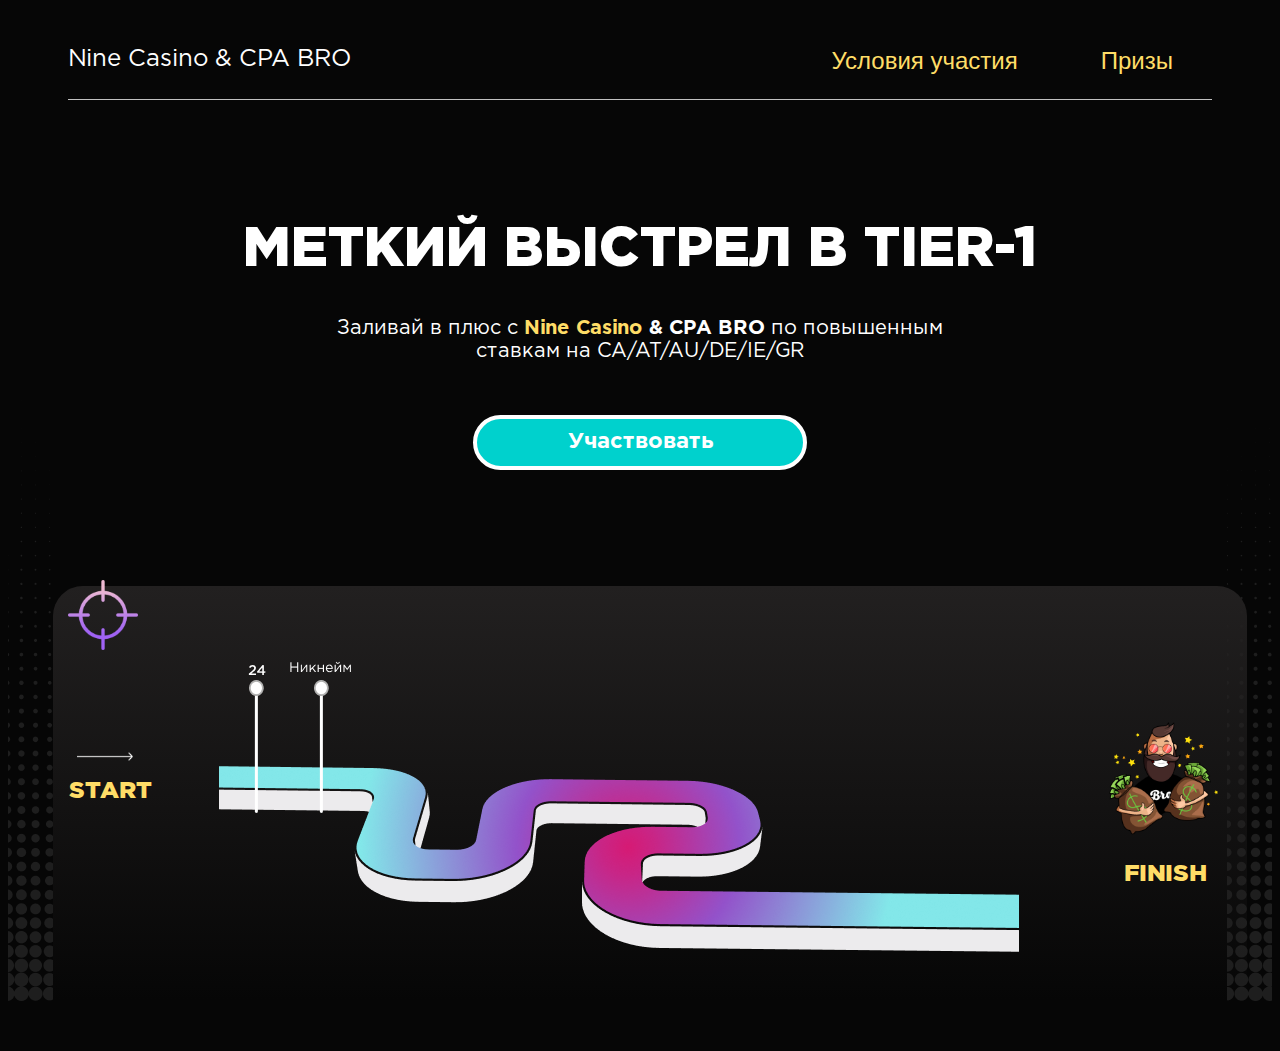
<file: index.html>
<!DOCTYPE html>
<html lang="en">
<head>
    <meta charset="UTF-8">
    <meta http-equiv="X-UA-Compatible" content="IE=edge">
    <meta name="viewport" content="width=device-width, initial-scale=1.0">
    <title>Nine Casino</title>
    <link rel="apple-touch-icon" sizes="152x152" href="favicon/apple-touch-icon.png">
    <link rel="icon" type="image/png" sizes="32x32" href="favicon/favicon-32x32.png">
    <link rel="icon" type="image/png" sizes="16x16" href="favicon/favicon-16x16.png">
    <link rel="manifest" href="favicon/site.webmanifest">
    <link rel="mask-icon" href="favicon/safari-pinned-tab.svg" color="#4d7720">
    <meta name="msapplication-TileColor" content="#603cba">
    <meta name="theme-color" content="#ffffff">
    <link href="https://cdn.jsdelivr.net/npm/bootstrap@5.1.1/dist/css/bootstrap.min.css" rel="stylesheet" integrity="sha384-F3w7mX95PdgyTmZZMECAngseQB83DfGTowi0iMjiWaeVhAn4FJkqJByhZMI3AhiU" crossorigin="anonymous">
    <link rel="stylesheet" href="css/style.css">
</head>
<body class="body">
    <div class="body__inner">
        <div class="body__top">
            <div class="body__logo">
                <a class="body__logo-link" href="#">Nine Casino & CPA BRO</a>
            </div>
            <div class="body__buttons">
                <button class="body__button" type="button" data-bs-toggle="modal" data-bs-target="#staticBackdrop">
                    Условия участия
                </button> 
                <button class="body__button" type="button" data-bs-toggle="modal" data-bs-target="#staticBackdrop1">
                    Призы
                </button>                           
            </div>
            <div class="mobile-menu">
                <div class="menu-btn">
                    <span></span>
                    <span></span>
                    <span></span>
                </div>   
                <div class="menu">
                    <nav>
                        <div class="mobile-logo">
                            <a class="body__logo-link" href="#">Nine Casino & CPA BRO</a>
                        </div>
                        <li> 
                            <button class="body__button" type="button" data-bs-toggle="modal" data-bs-target="#staticBackdrop">
                                Условия участия
                            </button> 
                        </li>
                        <li>
                            <button class="body__button" type="button" data-bs-toggle="modal" data-bs-target="#staticBackdrop1">
                                Призы
                            </button>
                        </li>  
                        <li>
                            <img class="mobile__img" src="images/bro1.png" alt="bro">
                        </li>                      
                    </nav>
                </div>
            </div>                      
        </div>                           
    </div>
    <div class="body__modals">
        <div class="modal fade" id="staticBackdrop" data-bs-backdrop="static" data-bs-keyboard="false" tabindex="-1" aria-labelledby="staticBackdropLabel" aria-hidden="true">
            <div class="modal-dialog modal-dialog-centered">
                <div class="modal-content">
                <div class="modal-header">
                    <button type="button" class="close" data-bs-dismiss="modal" aria-label="Close"></button>
                </div>
                <div class="modal-body">
                    <div class="modal__title">
                        <h4>условия участия</h4>
                    </div>
                    <div class="modal__conditional">
                        <p class="modal__text">
                            Бро, у тебя есть возможность не только получить больше профита, 
                            пролив NINE CASINO по эксклюзивным условиям, 
                            но и побороться за приятные подарки!
                        </p>
                        <p class="modal__text modal__text--yellow">
                            Условия участия:
                        </p>
                        <p class="modal__text">
                            <span class="list">1.</span> Акция длится 3 месяца: 1.10.2021 - 31.12.2021.
                        </p>
                        <p class="modal__text">
                            <span class="list">2.</span> ГЕО, доступные для пролива на Nine Casino —  CA, AT, AU, IE, DE, GR
                            (список гео может быть изменен по инициативе рекламодателя).                            
                        </p>
                        <p class="modal__text">
                            <span class="list">3.</span> Для того, чтобы принять участие в акции и розыгрыше призов нужно залить
                            в сумме на гео, принимающие участие в акции, за месяц:
                            — первый месяц (1.10.2021 - 31.10.2021) - от 150 первых депозитов
                            — второй месяц (1.11.2021 - 30.11.2021) - от 200 первых депозитов 
                            — третий месяц (1.12.2021 - 31.12.2021) - от 300 первых депозитов                            
                        </p>
                        <p class="modal__text">
                            <span class="list">4.</span>KPI:
                            — Средний чек за 2 недели должен быть 90% от ставки. Если ниже, то рекламодатель имеет право пересчитать трафик так, чтобы ставка соответствовала данной формуле.
                            — Тестовый кап – 20 FD. На 10 FD производится проверка качества, при ненадлежащем качестве трафик останавливается и доходящий трафик по данному потоку не подлежит оплате. При отливе 10 FD с надлежащим качеством кап доливается до 20 FD и производится повторная проверка, после чего устанавливается недельный кап на поток. 
                        </p>
                        <p class="modal__text">
                            <span class="list">5.</span>Все призы за отчетный период акции отправляются в течение 7-14 рабочих дней после предоставления личных данных победителем.
                        </p>
                        <p class="modal__text">
                            <span class="list">6.</span> Более подробная информация об акции указана в <a class="text-link" target="_blank" href="offer.html">оферте</span>.
                        </p>   
                        <a class="modal__link" target="_blank" href="#">Участвовать</a>             
                    </div>
                </div>
                </div>
            </div>
        </div>   
      <div class="modal fade" id="staticBackdrop3" data-bs-backdrop="static" data-bs-keyboard="false" tabindex="-1" aria-labelledby="staticBackdropLabel" aria-hidden="true">
        <div class="modal-dialog modal-dialog-scrollable">
          <div class="modal-content">
            <div class="modal-header">
              <button type="button" class="btn-close" data-bs-dismiss="modal" aria-label="Close"></button>
            </div>
            <div class="modal-body">
            </div>
            <div class="modal-footer">
              <button type="button" class="btn btn-secondary" data-bs-dismiss="modal">Close</button>
              <button type="button" class="btn btn-primary">Understood</button>
            </div>
          </div>
        </div>
      </div>
        <div class="modal fade" id="staticBackdrop1" data-bs-backdrop="static" data-bs-keyboard="false" tabindex="-1" aria-labelledby="staticBackdropLabel1" aria-hidden="true">
            <div class="modal-dialog modal-dialog-scrollable">
                <div class="modal-content">
                <div class="modal-header">
                    <button type="button" class="close" data-bs-dismiss="modal" aria-label="Close"></button>
                </div>
                <div class="modal-body">
                    <div class="modal__title">
                        <h4>призы</h4>
                    </div>
                    <div class="modal__items">
                        <div class="modal__item">
                            <img src="images/item-1.png" alt="no-image">
                            <div class="modal__item-text">Наушники AirPods MAX</div>
                            <div class="modal__border-top"></div>
                            <div class="modal__border-right"></div>
                        </div>
                        <div class="modal__item modal__item--down">
                            <img src="images/item-2.png" alt="no-image">
                            <div class="modal__item-text">Электрический самокат Kugoo Kirin S8 Pro</div>
                            <div class="modal__border-bottom-left"></div>
                            <div class="modal__border-bottom"></div>
                        </div>
                        <div class="modal__item">
                            <img src="images/item-3.png" alt="no-image">
                            <div class="modal__item-text size">Портативная акустика Marshall Emberton BT Cream</div>
                            <div class="modal__border-top-left"></div>
                            <div class="modal__border-left-top"></div>
                        </div>
                        <div class="modal__item">
                            <img src="images/item-4.png" alt="no-image">
                            <div class="modal__item-text">MacBook Air 13 дюймов</div>
                            <div class="modal__border-top"></div>
                            <div class="modal__border-right"></div>
                        </div>
                        <div class="modal__item modal__item--down-2">
                            <img src="images/item-5.png" alt="no-image">
                            <div class="modal__item-text">Электросамокат Xiaomi Mi Electric Scooter Pro 2</div>
                            <div class="modal__border-bottom-left"></div>
                            <div class="modal__border-bottom"></div>
                        </div>
                        <div class="modal__item">
                            <img src="images/item-6.png" alt="no-image">
                            <div class="modal__item-text">Портативная акустика Marshall Kilburn II Black</div>
                            <div class="modal__border-top-left"></div>
                            <div class="modal__border-left-top"></div>
                        </div>
                        <div class="modal__item">
                            <img src="images/item-7.png" alt="no-image">
                            <div class="modal__item-text">Сертификат в ЦУМ на сумму 150000 руб.</div>
                            <div class="modal__border-top"></div>
                            <div class="modal__border-right"></div>
                        </div>

                        <div class="modal__item modal__item--down-3">
                            <img src="images/item-8.png" alt="no-image">
                            <div class="modal__item-text">PlayStation 5</div>
                            <div class="modal__border-bottom-left"></div>
                            <div class="modal__border-bottom"></div>
                        </div>
                        <div class="modal__item">
                            <img src="images/item-9.png" alt="no-image">
                            <div class="modal__item-text size">Квадрокоптер DJI Mini SE Fly More Combo White</div>
                            <div class="modal__border-top-left"></div>
                            <div class="modal__border-left-top"></div>
                        </div>
                    </div>
                </div>
                </div>
            </div>
        </div>       
    </div>
    <div class="body__middle">
        <div class="body__middle-left">
            <img class="body__middle-img" src="images/left.png" alt="no-image">
            <div class="body__middle-left-text">начало<br> 1 октября</div>            
        </div>
        <div class="body__middle-center">
            <div class="body__middle-center--inner">
                <div class="body__middle-title">Меткий выстрел в Tier-1</div>
                <div class="body__middle-text">Заливай в плюс c <span>Nine Casino</span> <b>& CPA BRO</b> по повышенным ставкам на CA/AT/AU/DE/IE/GR</div>
                <a class="modal__link background" target="_blank" href="#">Участвовать</a> 
            </div>
            <div class='a'><img src="images/aim.png" class="aim" alt="aim"></div>

            <!-- race -->
            <div class="body__race">
                <div class="body__race-left">
                    <img class="body__left-img slide-right" src="images/Arrow.png" alt="arrow-left">
                </div>
                <div class="body__race-center">
                    <img class="body__center-number" src="images/userOne.png" alt="number">
                    <img class="body__center-user" src="images/userSecond.png" alt="user">
                </div>
                <div class="body__race-right">
                    <img class="body__right-img slide" src="images/bro1.png" alt="bro">
                </div>
            </div>
        </div>
        <div class="body__middle-right">
            <img class="body__middle-img" src="images/right.png" alt="no-image">
            <div class="body__middle-right-text">конец <br> 31 декабря</div>
        </div>        
    </div>   
    <div class="background-mob">
        <img src="images/left.png" alt="bro">
    </div>
    <div class="background-images">
        <img class="body__bottom-left-img" src="images/bottom-left.png" alt="no-image">
        <img class="body__bottom-right-img" src="images/bottom-right.png" alt="no-image">
    </div>    
    <script src="https://cdn.jsdelivr.net/npm/@popperjs/core@2.9.3/dist/umd/popper.min.js" integrity="sha384-W8fXfP3gkOKtndU4JGtKDvXbO53Wy8SZCQHczT5FMiiqmQfUpWbYdTil/SxwZgAN" crossorigin="anonymous"></script>
    <script src="https://cdn.jsdelivr.net/npm/bootstrap@5.1.1/dist/js/bootstrap.min.js" integrity="sha384-skAcpIdS7UcVUC05LJ9Dxay8AXcDYfBJqt1CJ85S/CFujBsIzCIv+l9liuYLaMQ/" crossorigin="anonymous"></script>
    <script src="js/jquery.js"></script>
    <script src="js/main.js"></script>
</body>
</html>
</file>
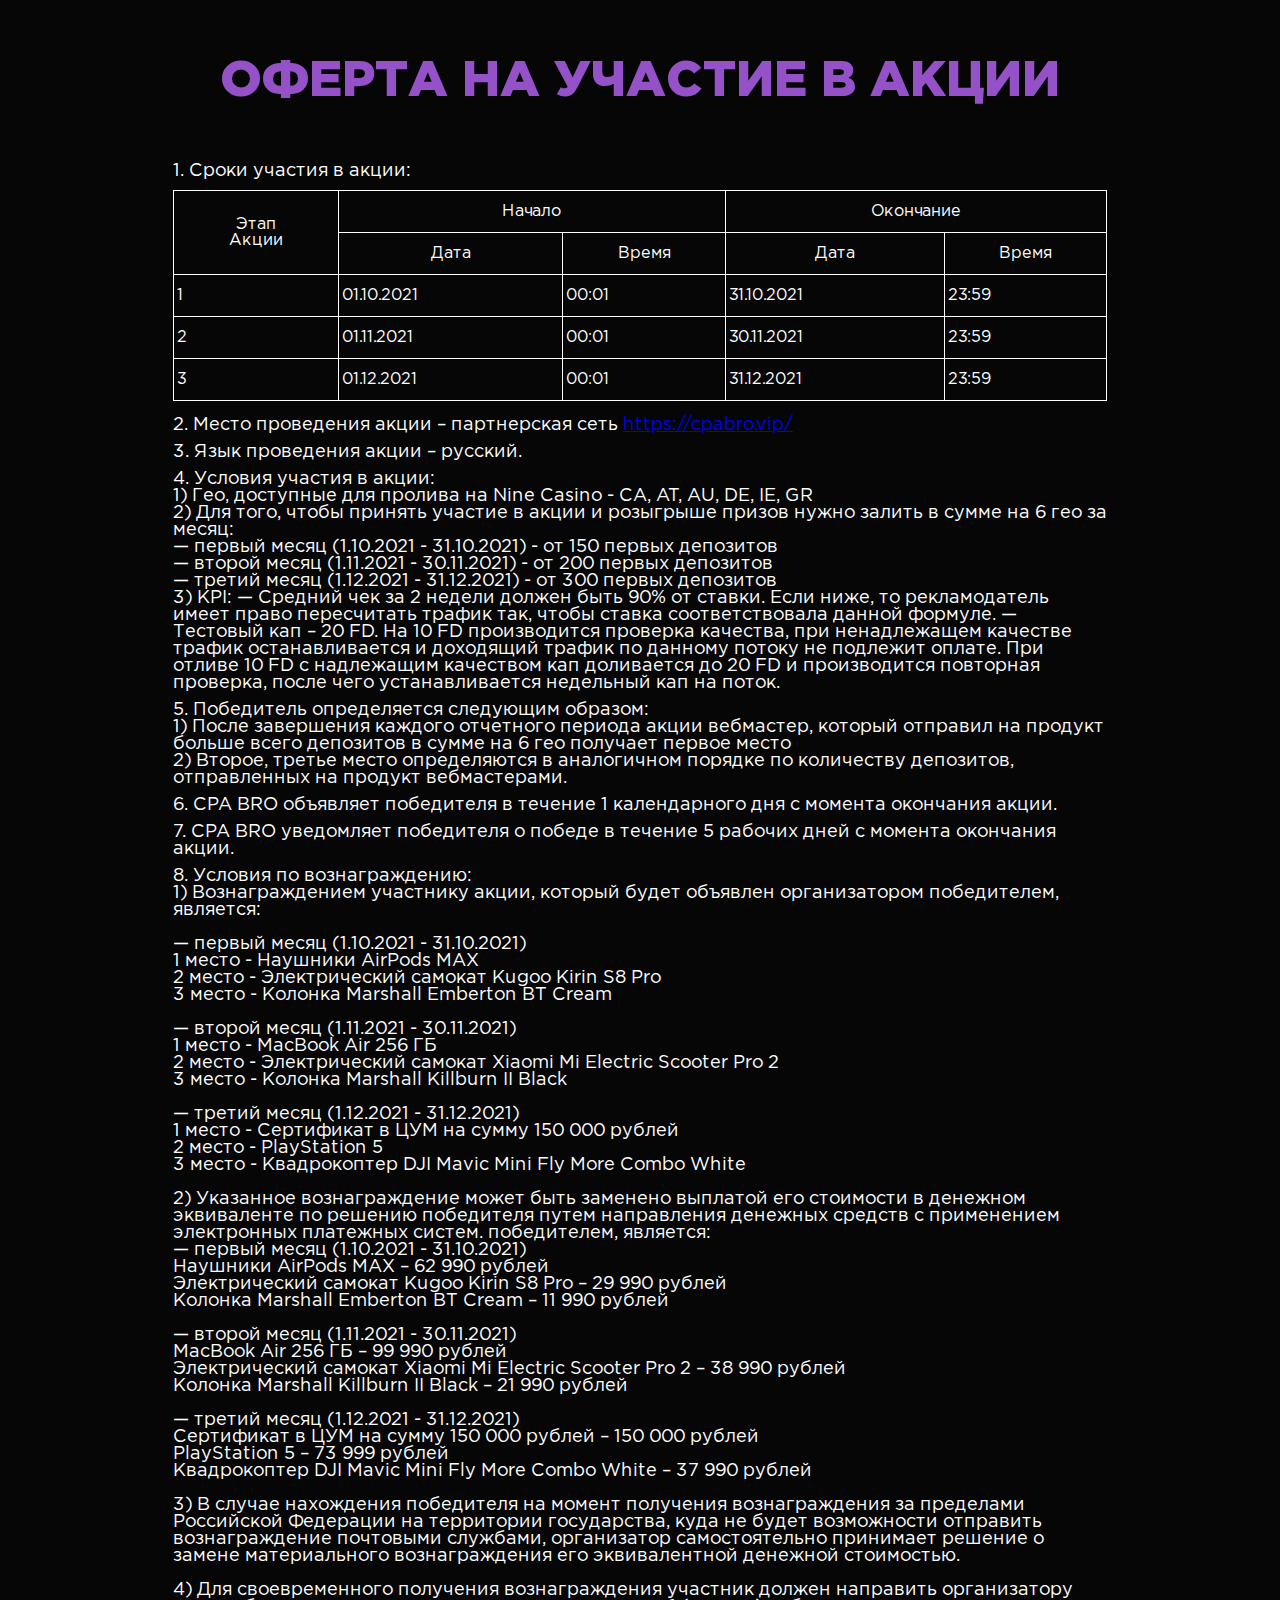
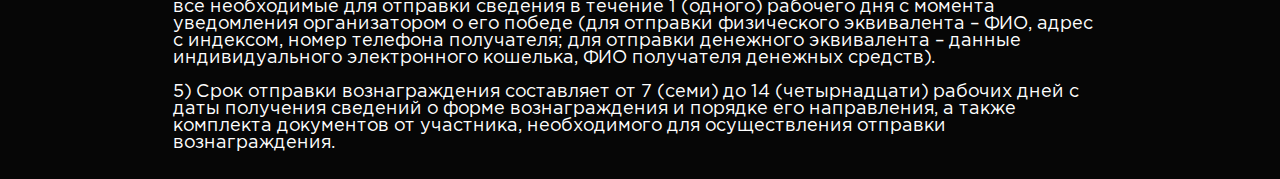
<file: offer.html>
<!DOCTYPE html>
<html lang="en">
<head>
    <meta charset="UTF-8">
    <meta http-equiv="X-UA-Compatible" content="IE=edge">
    <meta name="viewport" content="width=device-width, initial-scale=1.0">
    <title>Nine Casino</title>
    <link rel="apple-touch-icon" sizes="152x152" href="favicon/apple-touch-icon.png">
    <link rel="icon" type="image/png" sizes="32x32" href="favicon/favicon-32x32.png">
    <link rel="icon" type="image/png" sizes="16x16" href="favicon/favicon-16x16.png">
    <link rel="manifest" href="favicon/site.webmanifest">
    <link rel="mask-icon" href="favicon/safari-pinned-tab.svg" color="#4d7720">
    <meta name="msapplication-TileColor" content="#603cba">
    <meta name="theme-color" content="#ffffff">
    <link href="https://cdn.jsdelivr.net/npm/bootstrap@5.1.1/dist/css/bootstrap.min.css" rel="stylesheet" integrity="sha384-F3w7mX95PdgyTmZZMECAngseQB83DfGTowi0iMjiWaeVhAn4FJkqJByhZMI3AhiU" crossorigin="anonymous">
    <link rel="stylesheet" href="css/style.css">
</head>
<body class="body">

    <div class="modal-body modal-body-offer">
        <div class="modal__title offer-title">
            <h4>ОФЕРТА НА УЧАСТИЕ В АКЦИИ</h4>
        </div>
        <div class="modal__conditional modal__conditional-offer">         
            <p class="modal__text offer-text">
                <span class="list">1.</span> Сроки участия в акции:
                <table class="iksweb">
                    <tbody>
                        <tr>
                            <td rowspan="2" class="text-align"> Этап <br> Акции</td>
                            <td colspan="2" class="text-align">Начало</td>
                            <td colspan="2" class="text-align">Окончание</td>
                        </tr>
                        <tr>
                            <td class="text-align">Дата</td>
                            <td class="text-align">Время</td>
                            <td class="text-align">Дата</td>
                            <td class="text-align">Время</td>
                        </tr>
                        <tr>
                            <td>1</td>
                            <td>01.10.2021</td>
                            <td>00:01 </td>
                            <td>31.10.2021</td>
                            <td>23:59</td>
                        </tr>
                        <tr>
                            <td>2</td>
                            <td>01.11.2021</td>
                            <td>00:01</td>
                            <td>30.11.2021</td>
                            <td>23:59</td>
                        </tr>
                        <tr>
                            <td>3</td>
                            <td>01.12.2021</td>
                            <td>00:01</td>
                            <td>31.12.2021</td>
                            <td>23:59</td>
                        </tr>
                    </tbody>
                </table>
            </p>
            <p class="modal__text offer-text">
                <span class="list">2.</span> Место проведения акции – партнерская сеть <a href="https://cpabro.vip/" target="_blank">https://cpabro.vip/</a>                         
            </p>
            <p class="modal__text offer-text">
                <span class="list">3.</span> Язык проведения акции – русский.                        
            </p>
            <p class="modal__text offer-text">
                <span class="list">4.</span> Условия участия в акции: <br>
                1) Гео, доступные для пролива на Nine Casino - CA, AT, AU, DE, IE, GR <br>
                2) Для того, чтобы принять участие в акции и розыгрыше призов нужно залить в сумме на 6 гео за месяц: <br>
                — первый месяц (1.10.2021 - 31.10.2021) - от 150 первых депозитов <br>
                — второй месяц (1.11.2021 - 30.11.2021) - от 200 первых депозитов <br>
                — третий месяц (1.12.2021 - 31.12.2021) - от 300 первых депозитов <br>
                3) KPI:
                — Средний чек за 2 недели должен быть 90% от ставки. Если ниже, то рекламодатель имеет право пересчитать трафик так, чтобы ставка соответствовала данной формуле.
                — Тестовый кап – 20 FD. На 10 FD производится проверка качества, при ненадлежащем качестве трафик останавливается и доходящий трафик по данному потоку не подлежит оплате. При отливе 10 FD с надлежащим качеством кап доливается до 20 FD и производится повторная проверка, после чего устанавливается недельный кап на поток.                   
            </p>
            <p class="modal__text offer-text">
                <span class="list">5.</span> Победитель определяется следующим образом: <br>
                1) После завершения каждого отчетного периода акции вебмастер, который отправил на продукт больше всего депозитов в сумме на 6 гео получает первое место <br>
                2) Второе, третье место определяются в аналогичном порядке по количеству депозитов, отправленных на продукт вебмастерами. <br>
            </p>
            <p class="modal__text offer-text">
                <span class="list">6.</span> CPA BRO объявляет победителя в течение 1 календарного дня с момента окончания акции.
                
            </p>
            <p class="modal__text offer-text">
                <span class="list">7.</span> CPA BRO уведомляет победителя о победе в течение 5 рабочих дней с момента окончания акции.
            </p>   
            <p class="modal__text offer-text">
                <span class="list">8.</span> Условия по вознаграждению: <br>
                1) Вознаграждением участнику акции, который будет объявлен организатором победителем, является: <br><br>
                    — первый месяц (1.10.2021 - 31.10.2021) <br>
                            1 место - Наушники AirPods MAX <br>
                            2 место - Электрический самокат Kugoo Kirin S8 Pro <br>
                            3 место - Колонка Marshall Emberton BT Cream <br> <br>

                    — второй месяц (1.11.2021 - 30.11.2021) <br>
                            1 место - MacBook Air 256 ГБ <br>
                            2 место - Электрический самокат Xiaomi Mi Electric Scooter Pro 2 <br>
                            3 место - Колонка Marshall Killburn II Black <br><br>

                    — третий месяц (1.12.2021 - 31.12.2021) <br>
                            1 место - Сертификат в ЦУМ на сумму 150 000 рублей <br>
                            2 место - PlayStation 5 <br>
                            3 место - Квадрокоптер DJI Mavic Mini Fly More Combo White <br><br>


                2) Указанное вознаграждение может быть заменено выплатой его стоимости в денежном эквиваленте по решению победителя путем направления денежных средств с применением электронных платежных систем. победителем, является: <br>
                    — первый месяц (1.10.2021 - 31.10.2021)  <br>
                        Наушники AirPods MAX – 62 990 рублей <br>
                        Электрический самокат Kugoo Kirin S8 Pro – 29 990 рублей <br>
                        Колонка Marshall Emberton BT Cream – 11 990 рублей <br> <br>
     
                    — второй месяц (1.11.2021 - 30.11.2021) <br>
                        MacBook Air 256 ГБ – 99 990 рублей <br>
                        Электрический самокат Xiaomi Mi Electric Scooter Pro 2 – 38 990 рублей <br>
                        Колонка Marshall Killburn II Black – 21 990 рублей <br> <br>
     
                    — третий месяц (1.12.2021 - 31.12.2021) <br>
                        Сертификат в ЦУМ на сумму 150 000 рублей – 150 000 рублей <br>
                        PlayStation 5 – 73 999 рублей <br>
                        Квадрокоптер DJI Mavic Mini Fly More Combo White – 37 990 рублей <br> <br>


                3) В случае нахождения победителя на момент получения вознаграждения за пределами Российской Федерации на территории государства, куда не будет возможности отправить вознаграждение почтовыми службами, организатор самостоятельно принимает решение о замене материального вознаграждения его эквивалентной денежной стоимостью. <br> <br>

                4) Для своевременного получения вознаграждения участник должен направить организатору все необходимые для отправки сведения в течение 1 (одного) рабочего дня с момента уведомления организатором о его победе (для отправки физического эквивалента – ФИО, адрес с индексом, номер телефона получателя; для отправки денежного эквивалента – данные  индивидуального электронного кошелька, ФИО получателя денежных средств). <br> <br>
                
                5) Срок отправки вознаграждения составляет от 7 (семи) до 14 (четырнадцати) рабочих дней с даты получения сведений о форме вознаграждения и порядке его направления, а также комплекта документов от участника, необходимого для осуществления отправки вознаграждения. <br> <br>

            </p> 
</body>
</html>
</file>
<file: css/style.css>
@font-face{font-family:"Gotham Pro";src:url("../fonts/GothamPro-Black.woff");font-weight:900}@font-face{font-family:"Gotham Pro";src:url("../fonts/GothamPro-Bold.woff");font-weight:700}@font-face{font-family:"Gotham Pro";src:url("../fonts/GothamPro-Medium.woff");font-weight:500}@font-face{font-family:"Gotham Pro";src:url("../fonts/GothamPro.woff");font-weight:400}::-webkit-scrollbar{height:1px;width:1px;background:#000}::-webkit-scrollbar-thumb{background:#000}::-webkit-scrollbar-corner{background:#000}.body{background-color:#060606;font-family:Gotham Pro;position:relative}.body__inner{margin:0 60px}.body__top{padding:40px 0 26px;display:-webkit-box;display:-ms-flexbox;display:flex;-webkit-box-pack:justify;-ms-flex-pack:justify;justify-content:space-between;border-bottom:.5px solid rgba(255,255,255,0.75)}.body__logo-link{text-decoration:none;font-style:normal;font-weight:300;font-size:24px;line-height:23px;color:#fff}.body__logo-link:hover{color:#fff}.body__buttons{text-align:center}.body__button{border:none;background-color:transparent;font-weight:300;font-size:24px;line-height:23px;color:#FFDD67;-webkit-transition:.3s;transition:.3s;margin:0 33px 0}.body__button:hover{color:#ffc600;text-shadow:1px 1px 10px}.body .menu-wrapper{display:none}.body .modal-dialog{max-width:912px;padding:0 20px;position:relative;margin:.5rem auto}.body .modal-header{border:none;position:relative}.body .modal-content{border-radius:30px;position:relative;display:-webkit-box;display:-ms-flexbox;display:flex;-webkit-box-orient:vertical;-webkit-box-direction:normal;-ms-flex-direction:column;flex-direction:column;width:100%;color:#fff;pointer-events:auto;background-color:#fff;background-clip:padding-box;border:1px solid rgba(0,0,0,0.2);border-radius:.3rem;outline:0;background-color:#060606}.body .close{padding:20px;background:url("data:image/svg+xml,%3csvg xmlns='http://www.w3.org/2000/svg' viewBox='0 0 16 16' fill='white'%3e%3cpath d='M.293.293a1 1 0 011.414 0L8 6.586 14.293.293a1 1 0 111.414 1.414L9.414 8l6.293 6.293a1 1 0 01-1.414 1.414L8 9.414l-6.293 6.293a1 1 0 01-1.414-1.414L6.586 8 .293 1.707a1 1 0 010-1.414z'/%3e%3c/svg%3e") center/1em auto no-repeat;border:none;right:0;margin-left:auto}.body .modal__title{width:100%}.body .modal__title h4{text-align:center;font-weight:900;font-size:30px;line-height:30px;text-transform:uppercase;color:#9551C8}.body .modal{display:none}.body .modal__conditional{margin:0 165px}.body .modal__text{padding:0;margin:0;font-weight:400;font-size:14px;color:#fff}.body .modal__text:first-child{margin-top:20px}.body .modal .list{font-weight:900;margin-right:2px}.body .modal .text-link{text-decoration:underline;font-weight:400;font-size:14px;color:#fff}.body .modal .modal__text--yellow{font-weight:700;color:#FFDD67;padding-top:15px}.body .modal__items{display:-webkit-box;display:-ms-flexbox;display:flex;-webkit-box-pack:justify;-ms-flex-pack:justify;justify-content:space-between;-ms-flex-wrap:wrap;flex-wrap:wrap;margin:60px 50px}.body .modal__item{width:188px;height:188px;display:-webkit-box;display:-ms-flexbox;display:flex;-webkit-box-orient:vertical;-webkit-box-direction:normal;-ms-flex-direction:column;flex-direction:column;-webkit-box-align:center;-ms-flex-align:center;align-items:center;-webkit-box-pack:center;-ms-flex-pack:center;justify-content:center;position:relative;background:#1E1E1E;text-align:center;margin:0 20px 30px}.body .modal__item-text{width:78%;margin-top:15px;font-size:14px;line-height:14px;color:#fff}.body .modal .size{width:87%;margin-top:0}.body .modal__border-top{position:absolute;top:-3px;right:0;width:70%;height:3px;background:rgba(149,81,200,0.7)}.body .modal__border-right{position:absolute;top:-3px;right:-3px;width:3px;height:70%;background:rgba(149,81,200,0.7)}.body .modal__border-bottom-left{position:absolute;bottom:-3px;left:-3px;width:3px;height:70%;background:rgba(149,81,200,0.7)}.body .modal__border-bottom{position:absolute;bottom:-3px;left:0px;width:70%;height:3px;background:rgba(149,81,200,0.7)}.body .modal__border-top-left{position:absolute;top:-3px;left:-3px;width:70%;height:3px;background:rgba(149,81,200,0.7)}.body .modal__border-left-top{position:absolute;top:0px;left:-3px;width:3px;height:70%;background:rgba(149,81,200,0.7)}.body .modal__item--down,.body .modal .modal__item--down-2,.body .modal .modal__item--down-3{margin-top:60px;position:relative}.body .modal__item--down::before{content:"1 тур";font-family:Gotham Pro;font-style:normal;font-weight:900;font-size:24px;line-height:23px;text-align:center;color:#FFDD67;position:absolute;top:-70px}.body .modal__item--down-2::before{content:"2 тур";font-weight:900;font-size:24px;line-height:23px;text-align:center;color:#FFDD67;position:absolute;top:-70px}.body .modal__item--down-3::before{content:"3 тур";font-weight:900;font-size:24px;line-height:23px;text-align:center;color:#FFDD67;position:absolute;top:-70px}.body .modal__link{display:block;text-decoration:none;background:#00D1CD;border:4px solid #fff;border-radius:30px;font-weight:bold;font-size:22px;line-height:21px;text-align:center;color:#fff;padding:17px;max-width:300px;margin:44px auto}.body .background{-webkit-animation:background 10s infinite alternate;animation:background 10s infinite alternate}@-webkit-keyframes background{50%{background:skyblue;-webkit-box-shadow:0 -200px 100px -100px gold inset;box-shadow:0 -200px 100px -100px gold inset}}@keyframes background{50%{background:skyblue;-webkit-box-shadow:0 -200px 100px -100px gold inset;box-shadow:0 -200px 100px -100px gold inset}}.body__middle{display:-webkit-box;display:-ms-flexbox;display:flex;-webkit-box-pack:justify;-ms-flex-pack:justify;justify-content:space-between;padding:0 60px;position:relative}.body__middle-left{position:relative}.body__middle-right{position:relative}.body__middle-img{width:100%;margin-top:70%;position:relative}.body__middle-left-text{width:150px;font-size:24px;line-height:23px;text-transform:uppercase;color:#fff;-webkit-transform:rotate(-90deg);transform:rotate(-90deg);text-align:center;position:absolute;top:74%;left:50%}.body__middle-left-text::before{content:url("../images/plust.png");position:absolute;left:-74px;top:7px}.body__middle-left-text::after{content:url("../images/plust.png");position:absolute;right:-54px;bottom:5px}.body__bottom-left-img{position:absolute;left:0;bottom:0;z-index:-5}.body__bottom-right-img{position:absolute;right:0;bottom:0;z-index:-5}.body__middle-center{width:1200px;margin:0 15px;border-left:.5px solid rgba(255,255,255,0.75);border-right:.5px solid rgba(255,255,255,0.75);text-align:center;position:relative;z-index:10;background-color:#060606}.body__middle-title{max-width:809px;margin:112px auto 0;font-weight:900;font-size:80px;line-height:77px;text-transform:uppercase;color:#fff}.body__middle-right-text{width:176px;font-size:24px;line-height:23px;text-transform:uppercase;color:#fff;-webkit-transform:rotate(90deg);transform:rotate(90deg);position:absolute;top:74%;right:47%;text-align:center}.body__middle-right-text::before{content:url("../images/plust.png");position:absolute;left:-47px;top:12px}.body__middle-right-text::after{content:url("../images/plust.png");position:absolute;right:-63px;bottom:0px}.body__middle-text{max-width:609px;font-size:24px;line-height:23px;margin:28px auto;color:#fff}.body__middle-text span{color:#FFDD67;font-weight:700}.body__middle-center--inner{position:relative;width:100%;height:auto;margin:0 0 116px}.body div.a{width:100px;height:100px;position:absolute}.body .aim{width:100%}.body__race{display:-webkit-box;display:-ms-flexbox;display:flex;-webkit-box-pack:justify;-ms-flex-pack:justify;justify-content:space-between;-webkit-box-align:center;-ms-flex-align:center;align-items:center;width:100%;height:415px;background:-webkit-gradient(linear, left top, left bottom, from(#222020), to(rgba(32,30,30,0)));background:linear-gradient(180deg, #222020 0%, rgba(32,30,30,0) 100%);border-radius:30px 30px 0px 0px;padding:0px 10px}.body__race-left{position:relative;bottom:44px}.body__race-left::after{content:"start";font-weight:900;font-size:36px;line-height:34px;text-align:center;text-transform:uppercase;color:#FFDD67;position:relative;display:block;left:6px;top:9px}.body__race-right{position:relative;left:5px;top:20px}.body__race-right::after{content:"finish";font-weight:900;font-size:36px;line-height:34px;text-align:center;text-transform:uppercase;color:#FFDD67;position:relative;display:block;bottom:-18px;left:7px}.body__center-way-img{width:100%}.body .slide-right{-webkit-animation:slide-right 1s cubic-bezier(.25, .46, .45, .94) infinite both;animation:slide-right 1s cubic-bezier(.25, .46, .45, .94) infinite both}@-webkit-keyframes slide-right{0%{-webkit-transform:translateX(0px);transform:translateX(0px)}100%{-webkit-transform:translateX(15px);transform:translateX(15px)}}@keyframes slide-right{0%{-webkit-transform:translateX(0px);transform:translateX(0px)}100%{-webkit-transform:translateX(15px);transform:translateX(15px)}}.body .slide{-webkit-animation:1.2s ease-in-out 0s normal none infinite running trambling-animation;animation:1.2s ease-in-out 0s normal none infinite running trambling-animation}@-webkit-keyframes trambling-animation{0%, 50%, 100%{-webkit-transform:rotate(0deg);transform:rotate(0deg)}10%, 30%{-webkit-transform:rotate(-3deg);transform:rotate(-3deg)}20%, 40%{-webkit-transform:rotate(3deg);transform:rotate(3deg)}}@keyframes trambling-animation{0%, 50%, 100%{-webkit-transform:rotate(0deg);transform:rotate(0deg)}10%, 30%{-webkit-transform:rotate(-3deg);transform:rotate(-3deg)}20%, 40%{-webkit-transform:rotate(3deg);transform:rotate(3deg)}}.body__race-center{padding-top:100px;width:800px;height:100%;position:relative;background:url(../images/way.png) no-repeat 40% 70%}.body__center-number{position:absolute;left:25px;bottom:238px}.body__center-user{position:absolute;left:70px;bottom:238px}.body__right-img{width:100%}.body__left-img{width:100%}.body .background-mob{display:none}.body .mobile-menu{display:none}.body .offer-title{margin:60px 0}.body .offer-title h4{font-size:50px}.body .offer-text{font-size:18px;margin:10px 0}.body table.iksweb{width:100%;border-collapse:collapse;height:auto}.body table.iksweb,.body table.iksweb td,.body table.iksweb th{border:1px solid #fff}.body table.iksweb td,.body table.iksweb th{padding:3px;width:30px;height:35px}.body table.iksweb th{background:#347c99;color:#fff;font-weight:normal}.body table .text-align{text-align:center}.body table tr,.body td{color:#fff}@media (max-width: 1880px){.body__middle-img{display:none}.body__middle-left-text{top:50%;left:30px}.body__middle-right-text{top:50%;right:10px}}@media (max-width: 1720px){.body__middle-left-text{top:50%;left:-20px}.body__middle-right-text{top:50%;right:-20px}}@media (max-width: 1620px){.body__middle-left-text{left:-40px}.body__middle-right-text{right:-40px}}@media (max-width: 1520px){.body__middle-left-text{left:-65px}.body__middle-right-text{right:-70px}}@media (max-width: 1440px){.body__middle-title{font-size:60px}.body__middle-text{font-size:22px}.body div.a{width:70px;height:70px}.body__center-way-img{width:95%}.body__race-left{bottom:20px;margin-right:10px}.body__race-left::after{font-size:34px}.body__race-right{left:5px;top:4px}.body__race-right::after{left:1px;font-size:34px}.body__middle-img{margin-top:100%}.body__middle-left-text{display:none}.body__middle-right-text{display:none}}@media (max-width: 1280px){.body__middle-title{font-size:56px}.body__middle-text{font-size:20px}.body .modal__link{padding:13px;max-width:300px;margin:52px auto}.body__left-img{width:66%}.body__race-left::after{font-size:30px}.body__race-right::after{left:1px;font-size:30px}.body__middle-center{border:none}.body__middle{padding:0 30px}.body__right-img{width:70%}.body__race-left::after{font-size:24px}.body__race-right::after{font-size:24px}}@media (max-width: 1024px){.body__middle-title{font-size:48px}.body .offer-title h4{font-size:40px}.body__middle-center{border:none}.body__middle-right{display:none}.body__middle-left{display:none}.body__race{display:none}.body .background-images{display:none}.body div.a{width:50px;height:50px}.body .modal__items{margin:60px 30px}.body__logo-link{font-size:22px}.body .modal__item{width:40%;height:300px;margin:30px 30px 30px}.body__button{font-size:22px;margin:0 10px 0}.body .background-mob{display:-webkit-box;display:-ms-flexbox;display:flex;-webkit-box-orient:vertical;-webkit-box-direction:normal;-ms-flex-direction:column;flex-direction:column;max-width:220px;width:100%;margin:0 auto 40px;text-align:center}.body .modal__link{margin:52px auto 0}.body .modal .modal__item--down-1{margin-top:0}.body .modal .modal__item--down-2{margin-top:30px}.body .modal .modal__item--down-3{margin-top:30px}.body .modal .modal__item--down::before{display:none}.body .modal .modal__item--down-2::before{display:none}.body .modal .modal__item--down-3::before{display:none}.body__middle-center{margin:0}}@media (max-width: 768px){.body div.a{display:none}.body__middle-title{font-size:30px;line-height:29px}.body__middle-text{font-size:14px;line-height:13px}.body .modal__link{padding:16px 45px;font-size:14px;line-height:13px}.body .modal__conditional{margin:0 20px}.body .modal__link{margin:35px auto}.body .modal__item{width:300px;height:300px;margin:30px auto 30px}.body .modal .modal__item--down-1{margin-top:30px}.body .modal .modal__item--down-2{margin-top:30px}.body .modal .modal__item--down-3{margin-top:30px}.body .modal .modal__item--down::before{display:block;top:-44px}.body .modal .modal__item--down-2::before{top:-44px;display:block}.body .modal .modal__item--down-3::before{top:-44px;display:block}.body .menu-wrapper{display:block}.body__logo{display:none}.body__buttons{display:none}.body__top{border:none;-webkit-box-pack:end;-ms-flex-pack:end;justify-content:flex-end;padding:24px 10px}.body .mobile-menu{display:block}.body .menu-btn{width:26px;height:26px;position:relative;z-index:2;cursor:pointer;z-index:50}.body .menu-btn span{width:26px;height:2px;position:absolute;top:50%;left:50%;background-color:#fff;-webkit-transform:translate(-50%, -50%);transform:translate(-50%, -50%);-webkit-transition:all .5s;transition:all .5s}.body .menu-btn span:nth-child(2){top:calc( 50% - 6.5px )}.body .menu-btn span:nth-child(3){top:calc( 50% + 6.5px )}.body .menu-btn.active span:first-child{opacity:0}.body .menu-btn.active span:nth-child(2){-webkit-transform:translate(-50%, -50%) rotate(45deg);transform:translate(-50%, -50%) rotate(45deg);top:50%}.body .menu-btn.active span:nth-child(3){-webkit-transform:translate(-50%, -50%) rotate(-45deg);transform:translate(-50%, -50%) rotate(-45deg);top:50%}.body .menu{position:fixed;width:100%;height:100%;top:0px;left:0px;padding:15px;background-color:#000;-webkit-transform:translate(-100%);transform:translate(-100%);-webkit-transition:all .5s;transition:all .5s;z-index:20}.body .menu.active{-webkit-transform:translate(0%);transform:translate(0%)}.body .modal__items{margin:20px 30px}.body .menu nav{padding:20px}.body .menu nav li{list-style:none;margin:30px auto;text-align:center}.body .menu nav li:last-child{margin-top:70px}.body .mobile-logo{text-align:center}.body__button{margin:0}.body .mobile-logo{margin:20% 0 20px}.body .offer-title h4{font-size:30px}.body .offer-text{margin:10px 0}}@media (max-width: 450px){.body__inner{margin:0 20px}.body .modal__title h4{font-size:28px}.body__middle-center--inner{margin:0}.body .background-mob{margin-top:30px}.body__middle{padding:0 30px}.body .menu nav{padding:10px}.body .mobile-logo{margin:50% 0 20px}.body .modal-body-offer{padding:0}.body table td{font-size:14px}}@media (max-width: 375px){.body .modal__title h4{font-size:24px}.body .body__middle-title{font-size:30px;line-height:29px}.body .body__middle-text{font-size:14px;line-height:13px}.body .menu nav{padding:0px}.body table td{font-size:13px}}@media (max-height: 535px){.body .mobile__img{display:none}.body .mobile-logo{margin:15% 0 20px}}
</file>
